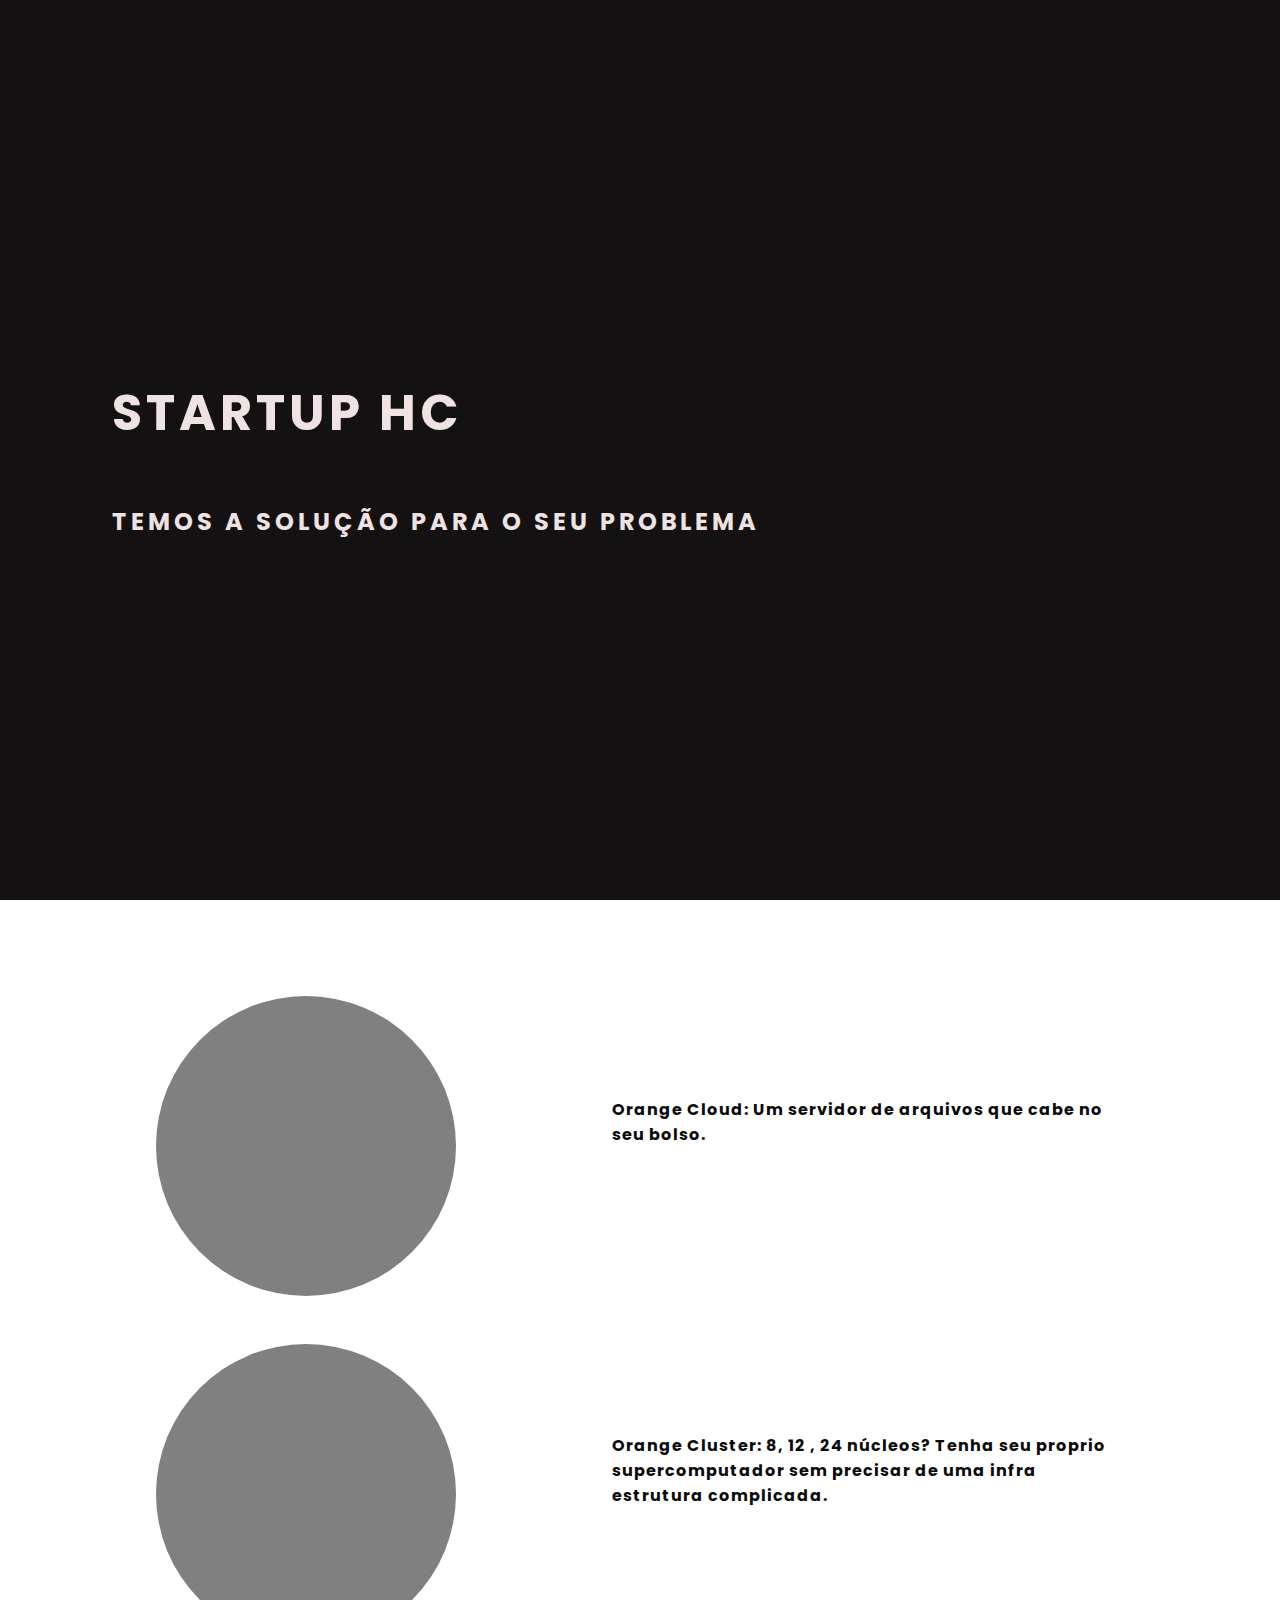
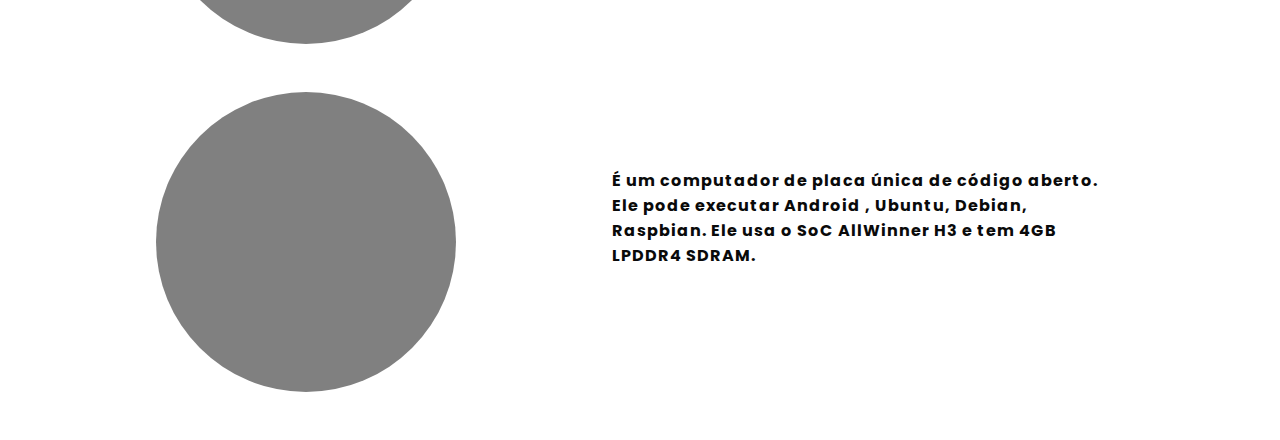
<file: index.html>
<!DOCTYPE html>
<html lang="en">
<head>
    <meta charset="UTF-8">
    <meta http-equiv="X-UA-Compatible" content="IE=edge">
    <meta name="viewport" content="width=device-width, initial-scale=1.0">
    <link href="https://cdn.jsdelivr.net/npm/bootstrap@5.1.0/dist/css/bootstrap.min.css" rel="stylesheet" integrity="sha384-KyZXEAg3QhqLMpG8r+8fhAXLRk2vvoC2f3B09zVXn8CA5QIVfZOJ3BCsw2P0p/We" crossorigin="anonymous">
    <link rel="stylesheet" href="css/style.css">
    <title>Startup HC</title>
</head>
<body>
    <header class="header-container">
        <h1>Startup HC</h1>
        <h2>Temos a solução para o seu problema</h2>

    </header>
    <main class="container" >
        <div class="card-container">
            <div class="card">
                <div class="card-wrapper">
                    <h2></h2>

                </div>

            </div>
            <div class="card-text">
                Orange Cloud: Um servidor de arquivos que cabe no seu bolso.

            </div>
   
        </div>
        <div class="card-container">
            <div class="card2">
                <div class="card-wrapper">
                    <h2></h2>

                </div>

            </div>
            <div class="card-text">
                Orange Cluster: 8, 12 , 24 núcleos? Tenha seu proprio supercomputador sem precisar de uma infra estrutura complicada.
            </div>
   
        </div>
        <div class="card-container">
            <div class="card3">
                <div class="card-wrapper">
                    <h2></h2>

                </div>

            </div>
            <div class="card-text">
                É um computador de placa única de código aberto. Ele pode executar Android , Ubuntu, Debian, Raspbian. Ele usa o SoC AllWinner H3 e tem 4GB LPDDR4 SDRAM.
            </div>
   
        </div>
        

    </main>
    <footer class="footer" >

    </footer>
    
</body>
</html>
</file>
<file: css/style.css>
@import url('https://fonts.googleapis.com/css2?family=Poppins:wght@100&display=swap');

body{
    margin: 0;
    padding: 0;
    font-family: 'Poppins', sans-serif;
    color: rgb(240, 226, 226);
}

.header-container {
    height: 100vh;
    width: 100vw;
    background-color: rgb(19, 17, 17);
    background-image: url('https://wallpaperaccess.com/full/1216317.png');
    background-repeat: no-repeat;
    background-position: center;
    display: flex;
    flex-direction: column;
    justify-content: center;
    align-items: flex-start;
    box-sizing: border-box;
    padding: 0 112px;
    position: relative;
}

h1{
    font-size: 50px;
    text-transform: uppercase;
    letter-spacing: 4px;
}

h2{
    text-transform: uppercase;
    letter-spacing: 4px;
}

.social-media{
    margin-top: 1rem;
    display: flex;
}

.social-media a{
    text-decoration: none;
    color: rgb(247, 236, 236);
    padding: 1rem 4rem;
    border: 1px solid rgb(245, 240, 240);
    min-width: 4rem;
    display: flex;
    align-items: center;
    justify-content: center;
    transition: .5s ease-in-out;
}

a:hover{
    background-color: white;
}

.container {
    height: auto;
    width: 100%;
    display: flex;
    flex-direction: column;
    justify-content: space-evenly;
    margin: 3rem 0; 
    
}

.card-container {
    display: flex;
    justify-content: space-evenly;
    align-items: center;
    width: 100%;
    height: 100%;
    display: flex;
}

.card {
    width: 300px;
    height: 300px;
    border-radius: 100%;
    margin: 3rem 0 0 0;
    align-items: center;
    justify-content: center;
    background-color: gray;
    background-image: url(https://images-americanas.b2w.io/produtos/2226942383/imagens/laranja-pi-zero-set-6-orange-pi-zero-512-mb-placa-de-expansao-conjunto-de-placa-de-desenvolv/2226942383_1_large.jpg);
    background-position: center;
    background-size: cover;
    background-repeat: no-repeat;
    filter: grayscale(0.5);
    color: rgb(17, 17, 17);
    cursor: pointer;
    transition: 0.5s ease-in-out;

}
.card2 {
    width: 300px;
    height: 300px;
    border-radius: 100%;
    margin: 3rem 0 0 0;
    align-items: center;
    justify-content: center;
    background-color: gray;
    background-image: url(https://miro.medium.com/max/1200/1*hLK1HuX6U4uDHLeTcX2Ufw.jpeg);
    background-position: center;
    background-size: cover;
    background-repeat: no-repeat;
    filter: grayscale(0.5);
    color: rgb(107, 106, 106);
    cursor: pointer;
    transition: 0.5s ease-in-out;

}
.card3 {
    width: 300px;
    height: 300px;
    border-radius: 100%;
    margin: 3rem 0 0 0;
    align-items: center;
    justify-content: center;
    background-color: gray;
    background-image: url(https://electropeak.com/pub/media/catalog/product/cache/fa232c603e0403143aafcf902b42df2f/_/m/_m_i_min-02-009-1.jpg);
    background-position: center;
    background-size: cover;
    background-repeat: no-repeat;
    filter: grayscale(0.5);
    color: rgb(14, 13, 13);
    cursor: pointer;
    transition: 0.5s ease-in-out;

}
.card-text {
    width: 40%;
    letter-spacing: 1px;
    color: rgb(10, 10, 10);
    font-weight: bold;
}

.card-wrapper {
    text-align: center;
    display: flex;
    flex-direction: column;
    justify-content: center;
    align-items: center;
    position: relative;
    font-weight: bold;
}

.card-wrapper::before{
    content: "";
    position: absolute;
    width: 100px;
    height: 100px;
    border-radius: 50%;
    display: block;
    border: 1px solid white;
    opacity: 0;
    transition: 0.5s ease-in-out;
    font-weight: bold;
}

.card-wrapper h2{
    font-size: 30px;
    text-transform: uppercase;
    letter-spacing: 4px;
    margin: 0;
    transition: 0.5s ease-in-out;
    font-weight: bold;
}

.card-wrapper p{
    font-size: 0;
    visibility: hidden;
    opacity: 0;
    font-weight: bold;
    text-transform: uppercase;
    transition: 0.5s ease-in-out;
    font-weight: bold;
}
.card:hover{
    filter: unset;
}
</file>
